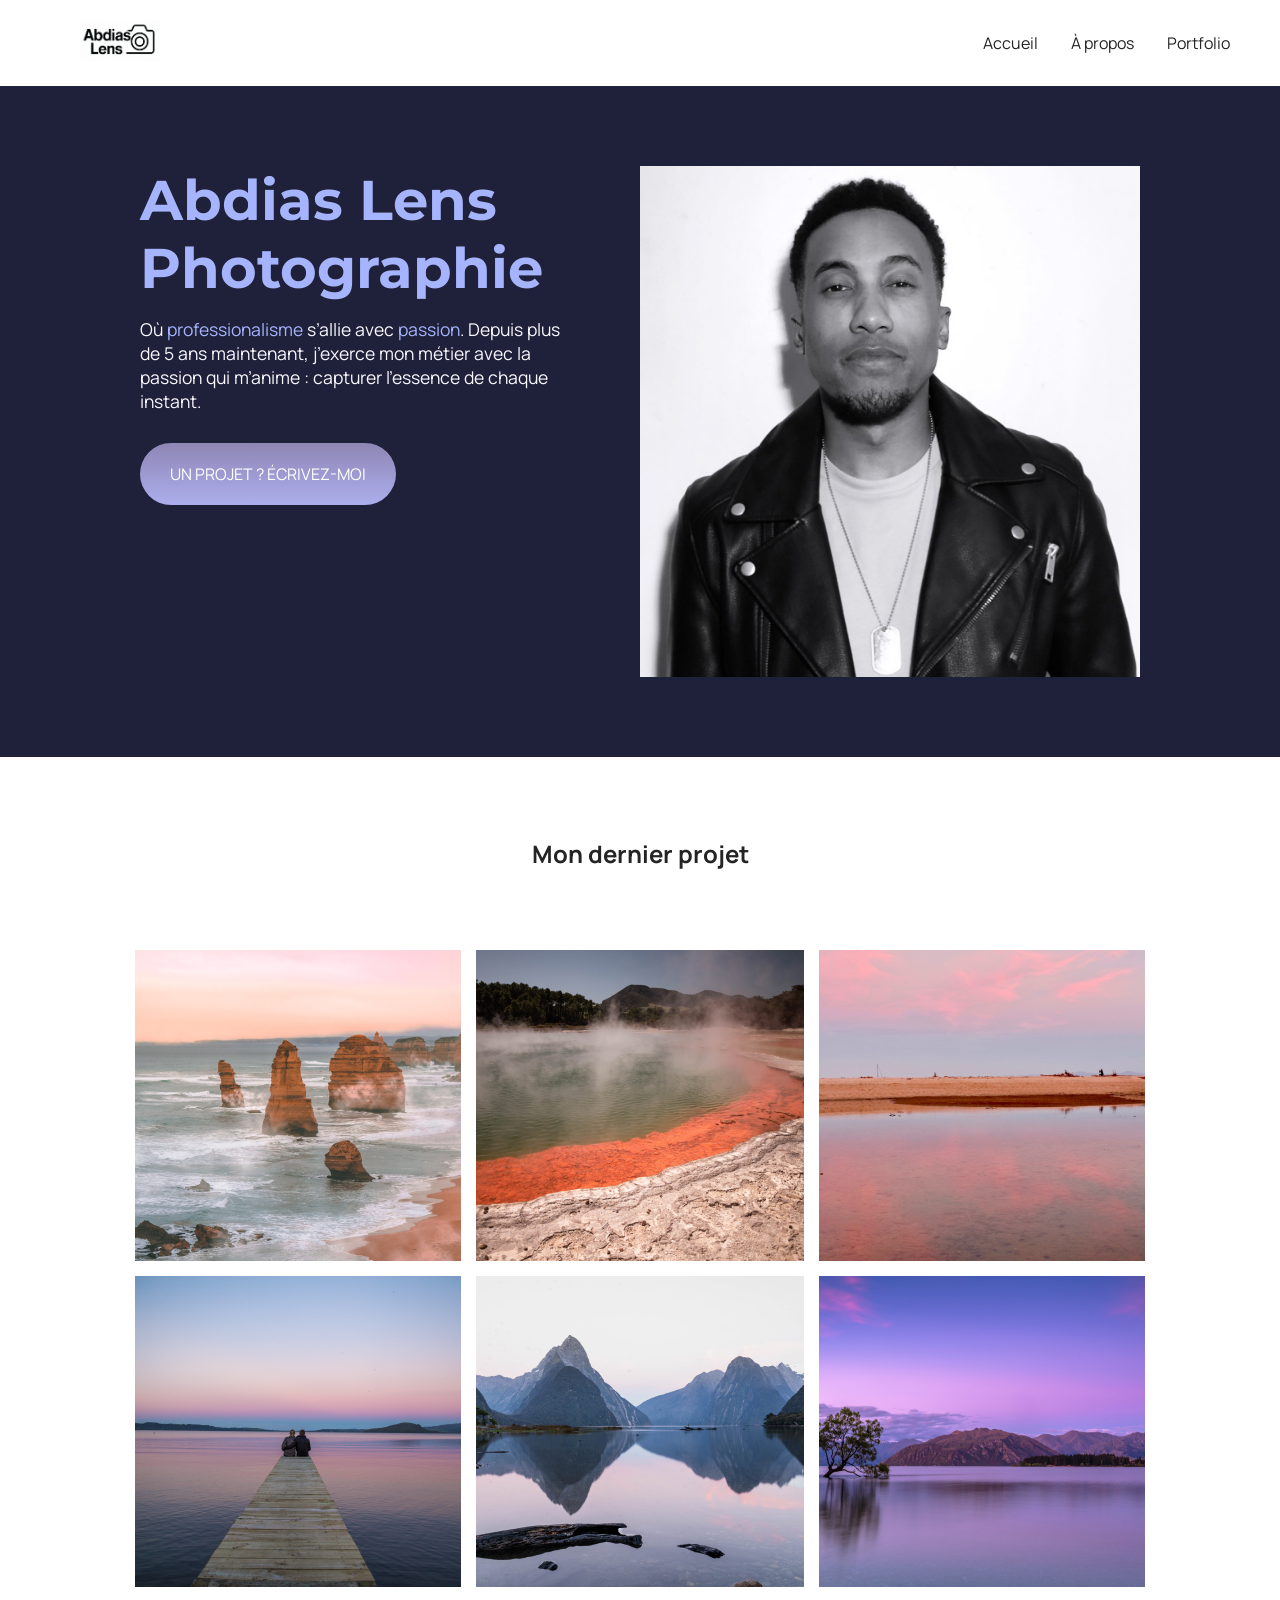
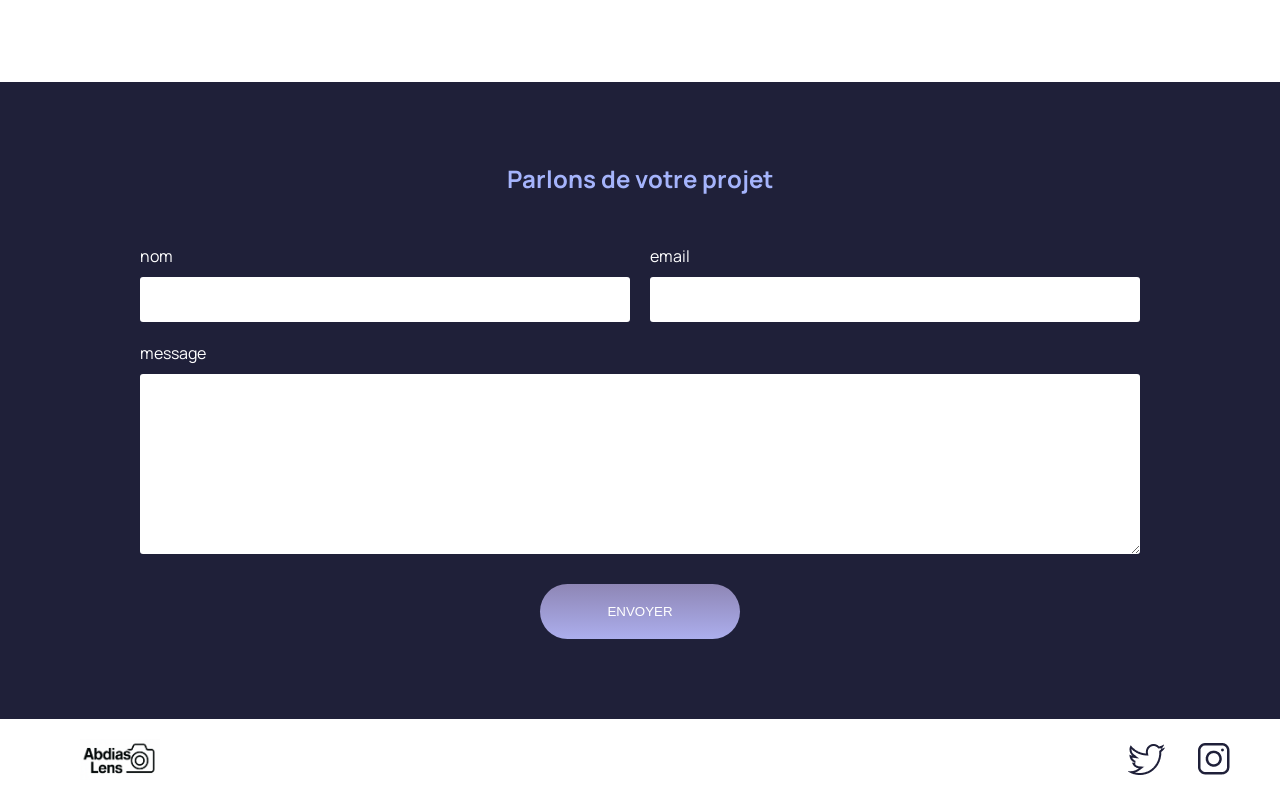
<file: html/index.html>
<!DOCTYPE html> <!-- version HTML5 -->
<html lang="fr"> <!-- Mettre la page en français -->

<head>
    <meta charset="utf-8" /> <!-- gère les accents et caractères spéciaux -->

    <title>Accueil - Abdias Lens Photographie</title> <!-- texte dans l’onglet -->

    <!-- fichiers CSS -->
    <link rel="stylesheet" href="/style/index.css"> 
    <link rel="stylesheet" href="/style/style.css"> 

    <!-- chargement plus rapide des polices -->
    <link rel="preconnect" href="https://fonts.googleapis.com">
    <link rel="preconnect" href="https://fonts.gstatic.com" crossorigin>

    <!-- import des polices utilisées -->
    <link href="https://fonts.googleapis.com/css2?family=Manrope&family=Montserrat&display=swap" rel="stylesheet">
</head>

<body>
    <!-- en-tête du site : HEADER -->
    <header>
        <nav>
            
            <a href="/html/index.html" class="lien-icone">
                <img src="/images/commun/logo.png" alt="Logo Abdias Lens"  width="80px"/>
            </a>

            <!-- menu de navigation -->
            <div>
                <a href="/html/index.html">Accueil</a>
                <a href="/html/a-propos.html">À propos</a>
                <a href="/html/portfolio.html">Portfolio</a>
            </div>
        </nav>
    </header>

    <!-- contenu principal -->
    <main>
        <!-- Premiere sectoin  -->
        <section class="accueil-introduction">
            <div>
                <h1>Abdias Lens Photographie</h1>
                <p>
                    Où <em>professionalisme</em> s’allie avec <em>passion</em>. Depuis
                    plus de 5 ans maintenant, j’exerce mon métier avec la passion
                    qui m’anime : capturer l’essence de chaque instant.
                </p>
                <!--UN PROJET  -->
                <a href="#contact" class="cta">UN PROJET ? ÉCRIVEZ-MOI</a>
            </div>

            <!-- image d'Adbias Raphael -->
            <img src="/images/index/Abdias_Raphael_Lens.png" alt="Portrait d'Abdias Raphael" width="500px" />
        </section>

        <!-- DEUXIEME SECTION -->
        <section class="accueil-photos">
            <h2>Mon dernier projet</h2>

            <!-- 1ère ligne de 3 photos -->
            <div>
                <img src="/images/index/element/element-1.png" alt="Twelve apostles - Australie" />
                <img src="/images/index/element/element-2.png" alt="Wai-O-Tapu - Nouvelle-Zélande" />
                <img src="/images/index/element/element-3.png" alt="Parc National d’Abel Tasman - Nouvelle-Zélande" />
            </div>

            <!-- 2ème ligne de 3 photos -->
            <div>
                <img src="/images/index/element/element-4.png" alt="Lac Rotorua - Nouvelle-Zélande" />
                <img src="/images/index/element/element-5.png" alt="Milford Sound - Nouvelle-Zélande" />
                <img src="/images/index/element/element-6.png" alt="Lac Wanaka - Nouvelle-Zélande" />
            </div>
        </section>

        <!-- section contact (formulaire) -->
        <section id="contact" class="section-contact">
            <h2>Parlons de votre projet</h2>

            <form method="get" action="">
                <!-- ligne avec nom + email -->
                <div class="form-nom-email">
                    <div class="form-column">
                        <label for="nom">nom</label>
                        <input type="text" name="nom" id="nom" />
                    </div>
                    <div class="form-column">
                        <label for="email">email</label>
                        <input type="e-mail" name="email" id="email" />
                    </div>
                </div>

                <!-- zone pour écrire un message -->
                <label for="message">message</label>
                <textarea name="message" id="message" rows="10"></textarea>

                <!-- bouton envoyer -->
                <input type="submit" value="ENVOYER" class="cta" />
            </form>
        </section>
    </main>

    <!-- bas de page -->
    <footer>
        <!-- logo en bas qui renvoie à l’accueil -->
        <a href="index.html" class="lien-icone">
            <img src="/images/commun/logo.png" alt="Logo Abdias Lens" width="80px" />
        </a>

        <!-- icônes des réseaux sociaux -->
        <div>
            <a target="_blank" href="https://twitter.com/" class="lien-icone">
                <img src="/images/commun/twitter.png" alt="Logo Twitter" />
            </a>
            <a target="_blank" href="https://www.instagram.com/" class="lien-icone">
                <img src="/images/commun/instagram.png" alt="Logo Instagram" />
            </a>
        </div>
    </footer>
</body>

</html>
</file>
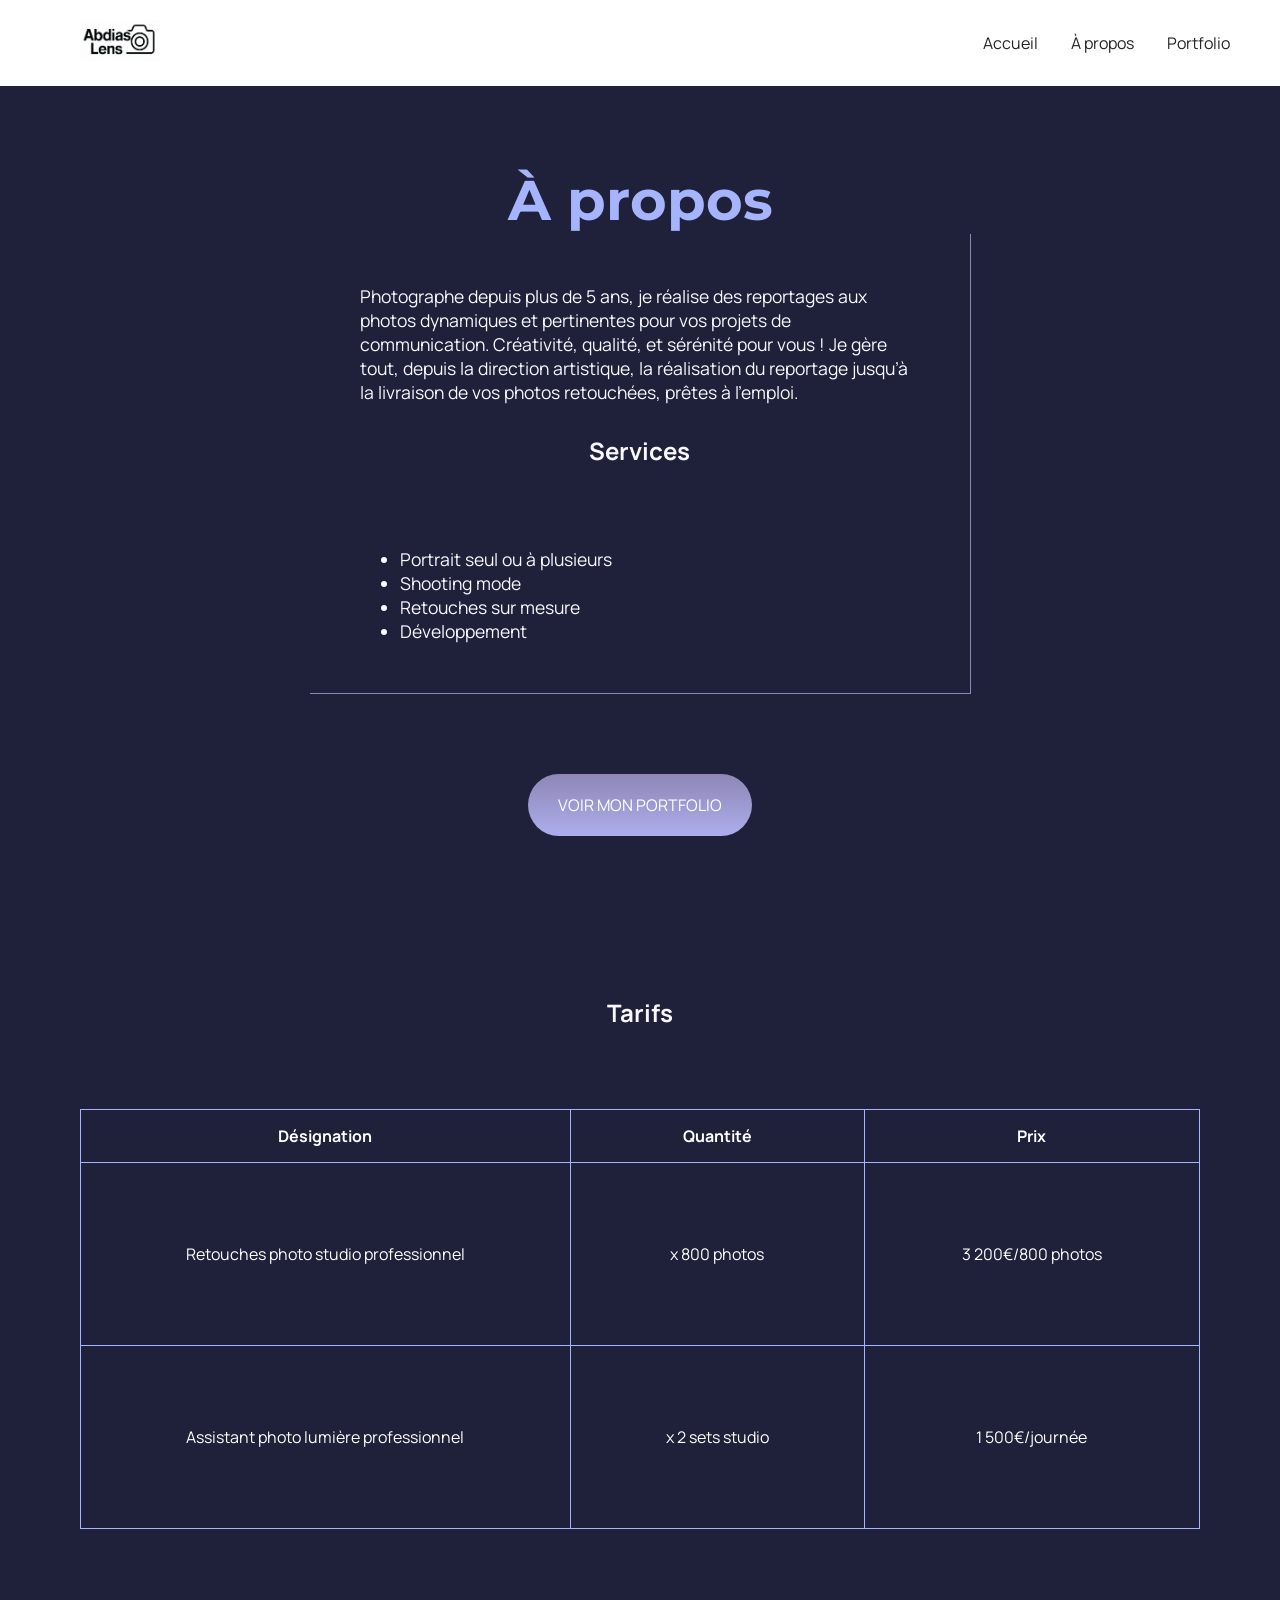
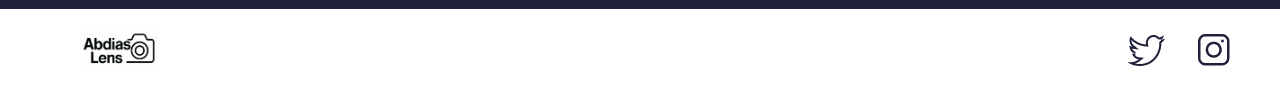
<file: html/a-propos.html>
<!DOCTYPE html> <!-- html5 -->
<html>

<head>
    <meta charset="utf-8" /> <!-- accents et caractères spéciaux ok -->

    <title>À propos - Robbie Lens Photographie</title> <!-- texte dans l’onglet -->

    <!-- feuilles de style -->
    <link href="/style/a-propos.css" rel="stylesheet" /> <!-- styles généraux -->
    <link href="/style/style.css" rel="stylesheet" /> <!-- styles spécifiques à cette page -->

    <!-- chargement rapide des polices -->
    <link rel="preconnect" href="https://fonts.googleapis.com">
    <link rel="preconnect" href="https://fonts.gstatic.com" crossorigin>

    <!-- import des polices -->
    <link href="https://fonts.googleapis.com/css2?family=Manrope&family=Montserrat&display=swap" rel="stylesheet">
</head>

<body>

    <!-- HEADER -->
    <header>
        <nav>
            <!-- logo qui renvoie à l’accueil -->
            <a href="index.html" class="lien-icone">
                <img src="/images/commun/logo.png" alt="Logo Abdias Lens" width="80px"/>
            </a>

            <!-- menu de navigation -->
            <div>
                <a href="/html/index.html">Accueil</a>
                <a href="/html/a-propos.html">À propos</a>
                <a href="/html/portfolio.html">Portfolio</a>
            </div>
        </nav>
    </header>

    <!-- MAIN -->
    <main class="a-propos-main">

        <!-- SECTION INTRO + SERVICES -->
        <section>
            <h1>À propos</h1>

            <!-- encadré avec texte + liste -->
            <div class="carre-contenu">
                <p>
                    Photographe depuis plus de 5 ans, je réalise des reportages aux photos dynamiques et pertinentes
                    pour vos projets de communication. Créativité, qualité, et sérénité pour vous ! Je gère tout, depuis
                    la direction artistique, la réalisation du reportage jusqu’à la livraison de vos photos retouchées,
                    prêtes à l’emploi.
                </p>

                <!-- sous-titre + liste de services -->
                <h2>Services</h2>
                <ul>
                    <li>Portrait seul ou à plusieurs</li>
                    <li>Shooting mode</li>
                    <li>Retouches sur mesure</li>
                    <li>Développement</li>
                </ul>
            </div>

            <!-- bouton vers le portfolio -->
            <div>
                <a href="portfolio.html" class="cta">VOIR MON PORTFOLIO</a>
            </div>
        </section>

        <!-- SECTION TARIFS -->
        <section class="section-tarifs">
            <h2>Tarifs</h2>

            <!-- tableau des prestations -->
            <table>
                <thead>
                    <tr>
                        <th>Désignation</th>
                        <th>Quantité</th>
                        <th>Prix</th>
                    </tr>
                </thead>
                <tbody>
                    <tr>
                        <td>Retouches photo studio professionnel</td>
                        <td>x 800 photos</td>
                        <td>3 200€/800 photos</td>
                    </tr>
                    <tr>
                        <td>Assistant photo lumière professionnel</td>
                        <td>x 2 sets studio</td>
                        <td>1 500€/journée</td>
                    </tr>
                </tbody>
            </table>
        </section>

    </main>

    <!-- FOOTER -->
    <footer>
        <!-- logo en bas (renvoie accueil) -->
        <a href="/html/index.html" class="lien-icone">
            <img src="/images/commun/logo.png" alt="Logo Abdias Lens" width="80px" />
        </a>

        <!-- icônes réseaux sociaux -->
        <div>
            <a target="_blank" href="https://twitter.com/" class="lien-icone">
                <img src="/images/commun/twitter.png" alt="Logo Twitter" />
            </a>
            <a target="_blank" href="https://www.instagram.com/" class="lien-icone">
                <img src="/images/commun/instagram.png" alt="Logo Instagram" />
            </a>
        </div>
    </footer>

</body>
</html>
</file>
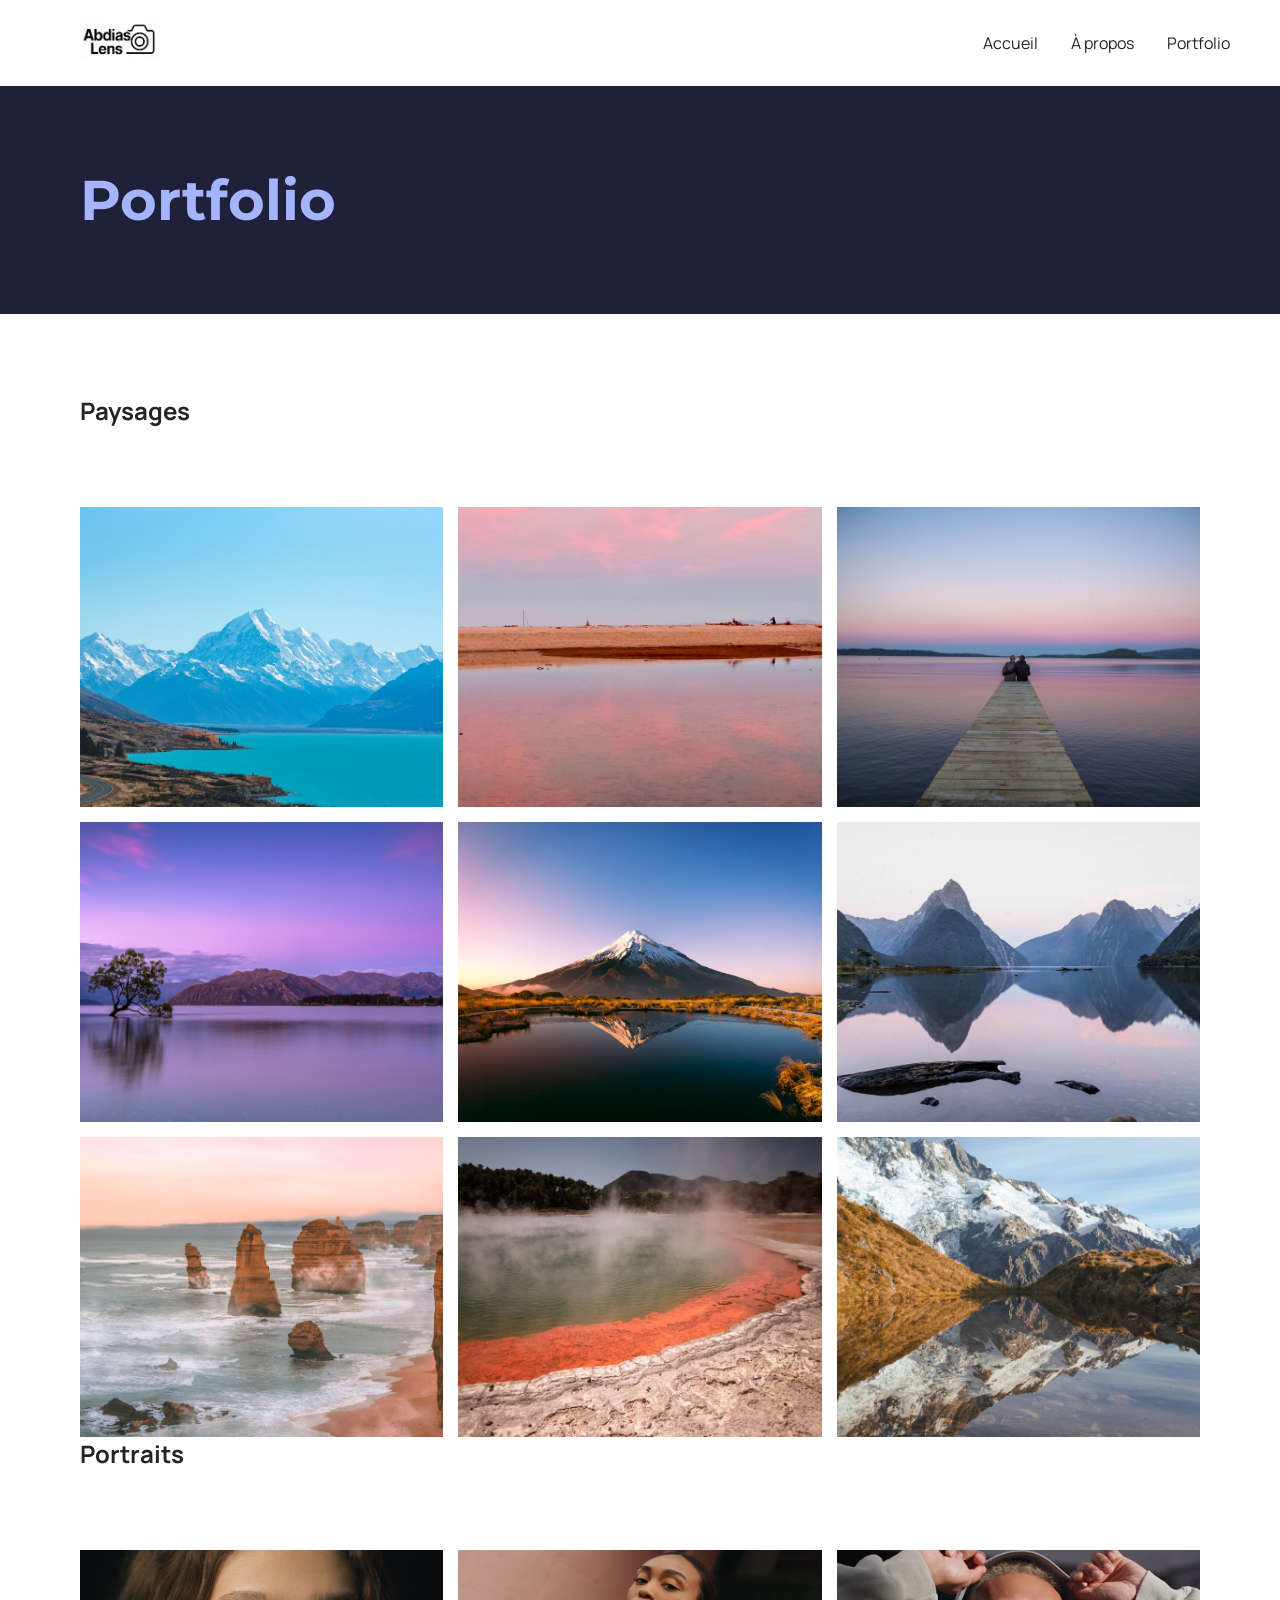
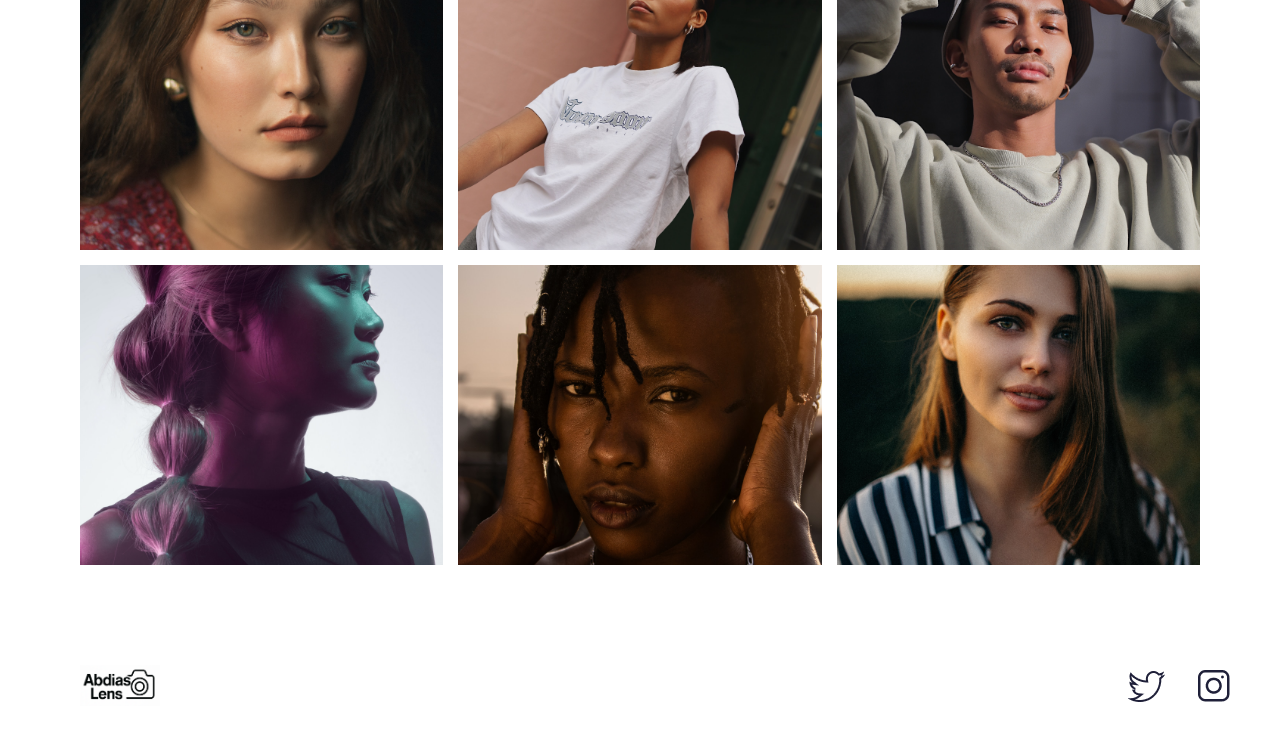
<file: html/portfolio.html>
<!DOCTYPE html> <!-- html5 -->
<html>

<head>
    <meta charset="utf-8" /> <!-- gère les accents -->

    <title>Portfolio - Robbie Lens Photographie</title> <!-- titre dans l’onglet -->

    <!-- feuilles de style -->
    <link href="/style/style.css" rel="stylesheet" />
    <link href="/style/portfolio.css" rel="stylesheet" />

    <!-- chargement rapide des polices -->
    <link rel="preconnect" href="https://fonts.googleapis.com">
    <link rel="preconnect" href="https://fonts.gstatic.com" crossorigin>

    <!-- polices utilisées -->
    <link href="https://fonts.googleapis.com/css2?family=Manrope&family=Montserrat&display=swap" rel="stylesheet">
</head>

<body>

    <!-- HEADER -->
    <header>
        <nav>
            <!-- logo qui ramène à l’accueil -->
            <a href="/html/index.html" class="lien-icone">
                <img src="/images/commun/logo.png" alt="Logo Abdias Lens" width="80px" />
            </a>

            <!-- menu de navigation -->
            <div>
                <a href="/html/index.html">Accueil</a>
                <a href="/html/a-propos.html">À propos</a>
                <a href="/html/portfolio.html">Portfolio</a>
            </div>
        </nav>
    </header>

    <!-- MAIN -->
    <main>

        <!-- TITRE DE PAGE -->
        <section>
            <h1>Portfolio</h1>
        </section>

        <!-- SECTION DES PHOTOS -->
        <section class="portfolio-section-photos">

            <!-- PAYSAGES -->
            <h2>Paysages</h2>
            <div class="grid-paysages">
                <!-- 9 photos de paysage -->
                <a href="/images/portfolio/paysage1.jpg" class="lien-conteneur-photo">
                    <img src="/images/portfolio/paysage1.jpg" alt="Mont Aoraki - Nouvelle-Zélande" />
                    <div class="photo-hover">Voir la photo</div>
                </a>
                <a href="/images/portfolio/paysage2.jpg" class="lien-conteneur-photo">
                    <img src="/images/portfolio/paysage2.jpg" alt="Parc National d’Abel Tasman - Nouvelle-Zélande" />
                    <div class="photo-hover">Voir la photo</div>
                </a>
                <a href="/images/portfolio/paysage3.jpg" class="lien-conteneur-photo">
                    <img src="/images/portfolio/paysage3.jpg" alt="Lac Rotorua - Nouvelle-Zélande" />
                    <div class="photo-hover">Voir la photo</div>
                </a>
                <a href="/images/portfolio/paysage4.jpg" class="lien-conteneur-photo">
                    <img src="/images/portfolio/paysage4.jpg" alt="Lac Wanaka - Nouvelle-Zélande" />
                    <div class="photo-hover">Voir la photo</div>
                </a>
                <a href="/images/portfolio/paysage5.jpg" class="lien-conteneur-photo">
                    <img src="/images/portfolio/paysage5.jpg" alt="Mont Taranaki - Nouvelle-Zélande" />
                    <div class="photo-hover">Voir la photo</div>
                </a>
                <a href="/images/portfolio/paysage6.jpg" class="lien-conteneur-photo">
                    <img src="/images/portfolio/paysage6.jpg" alt="Milford Sound - Nouvelle-Zélande" />
                    <div class="photo-hover">Voir la photo</div>
                </a>
                <a href="/images/portfolio/paysage7.jpg" class="lien-conteneur-photo">
                    <img src="/images/portfolio/paysage7.jpg" alt="Twelve Apostle - Australie" />
                    <div class="photo-hover">Voir la photo</div>
                </a>
                <a href="/images/portfolio/paysage8.jpg" class="lien-conteneur-photo">
                    <img src="/images/portfolio/paysage8.jpg" alt="Wai-O-Tapu - Nouvelle-Zélande" />
                    <div class="photo-hover">Voir la photo</div>
                </a>
                <a href="/images/portfolio/paysage9.jpg" class="lien-conteneur-photo">
                    <img src="/images/portfolio/paysage9.jpg" alt="Mont Cook - Nouvelle Zélande" />
                    <div class="photo-hover">Voir la photo</div>
                </a>
            </div>

            <!-- PORTRAITS -->
            <h2>Portraits</h2>
            <div class="grid-portraits">
                <!-- 6 portraits -->
                <a href="/images/portfolio/portrait1.jpg" class="lien-conteneur-photo">
                    <img src="/images/portfolio/portrait1.jpg" alt="Portrait jeune femme 1" />
                    <div class="photo-hover">Voir la photo</div>
                </a>
                <a href="/images/portfolio/portrait2.jpg" class="lien-conteneur-photo">
                    <img src="/images/portfolio/portrait2.jpg" alt="Portrait jeune femme 2" />
                    <div class="photo-hover">Voir la photo</div>
                </a>
                <a href="/images/portfolio/portrait3.jpg" class="lien-conteneur-photo">
                    <img src="/images/portfolio/portrait3.jpg" alt="Portrait jeune homme 3" />
                    <div class="photo-hover">Voir la photo</div>
                </a>
                <a href="/images/portfolio/portrait4.jpg" class="lien-conteneur-photo">
                    <img src="/images/portfolio/portrait4.jpg" alt="Portrait jeune femme 4" />
                    <div class="photo-hover">Voir la photo</div>
                </a>
                <a href="/images/portfolio/portrait5.jpg" class="lien-conteneur-photo">
                    <img src="/images/portfolio/portrait5.jpg" alt="Portrait jeune femme 5" />
                    <div class="photo-hover">Voir la photo</div>
                </a>
                <a href="/images/portfolio/portrait6.jpg" class="lien-conteneur-photo">
                    <img src="/images/portfolio/portrait6.jpg" alt="Portrait jeune femme 6" />
                    <div class="photo-hover">Voir la photo</div>
                </a>
            </div>

        </section>
    </main>

    <!-- FOOTER -->
    <footer>
        <!-- logo en bas -->
        <a href="/html/index.html" class="lien-icone">
            <img src="/images/commun/logo.png" alt="Logo Abdias Lens" width="80px" />
        </a>

        <!-- icônes réseaux sociaux -->
        <div>
            <a target="_blank" href="https://twitter.com/" class="lien-icone">
                <img src="/images/commun/twitter.png" alt="Logo Twitter" />
            </a>
            <a target="_blank" href="https://www.instagram.com/" class="lien-icone">
                <img src="/images/commun/instagram.png" alt="Logo Instagram" />
            </a>
        </div>
    </footer>

</body>
</html>
</file>
<file: style/index.css>
/* INTRO */

.accueil-introduction {
  display: flex;              /* texte à gauche, image à droite */
  flex-direction: row;
  max-width: 1000px;          /* largeur max centrée */
  align-items: flex-start;    /* tout en haut */
  margin: auto;
}

.accueil-introduction div {
  padding-right: 80px;        /* espace entre le texte et l’image */
}

.accueil-introduction h1 {
  margin-bottom: 15px;        /* espace sous le titre */
}

.accueil-introduction p {
  margin-bottom: 30px;        /* espace sous le texte */
}


/* PHOTOS */

.accueil-photos {
  background-color: white;    /* fond blanc */
  padding: 80px;              /* espace intérieur large */
}

.accueil-photos h2 {
  color: #242424;
  text-align: center;
  margin-bottom: 80px;
}

.accueil-photos div {
  display: flex;              /* images sur une ligne */
  flex-direction: row;
  gap: 15px;                  /* espace entre les images */
  justify-content: center;
  margin-bottom: 15px;
}


/* CONTACT */

.section-contact h2 {
  color: #a5b4fc;
  text-align: center;
  margin-bottom: 50px;
}

form {
  display: flex;
  flex-direction: column;
  max-width: 1000px;
  margin: auto;
  color: white;
}

.form-nom-email {
  display: flex;              /* nom + email sur une ligne */
  flex-direction: row;
  gap: 20px;
}

.form-column {
  flex: 1;
  display: flex;
  flex-direction: column;
  margin-bottom: 20px;
}

input,
textarea {
  padding: 15px;
  border-radius: 3px;
  border: none;
}

label {
  margin-bottom: 10px;
}

input[type='submit'] {
  width: 200px;
  margin: auto;
  margin-top: 30px;
}


/* RESPONSIVE */

@media screen and (max-width: 996px) {
  .accueil-introduction {
    flex-direction: column;       /* passe en vertical */
    align-items: center;
    justify-content: center;
  }

  .accueil-introduction div {
    padding-right: 0;
    text-align: center;
    order: 2;                     /* texte en dessous */
  }

  .accueil-introduction img {
    order: 1;                     /* image en haut */
    margin-bottom: 20px;
    width: 100%;
  }

  .accueil-photos {
    padding: 20px;
  }

  .accueil-photos div {
    flex-direction: column;       /* images en colonne */
  }

  .section-contact {
    padding: 50px 20px;
  }

  .form-nom-email {
    flex-direction: column;
    gap: 0;
  }
}
</file>
<file: style/style.css>
/* GÉNÉRAL */

* {
  margin: 0; /* supprime toutes les marges par défaut */
}

body {
  font-family: 'Manrope', sans-serif; /* police principale du site */
  font-size: 1em; /* taille de base */
  background-color: #1f2039; /* fond violet foncé */
}


/* TEXTE */

a {
  color: #242424; /* couleur des liens */
  text-decoration: none; /* pas de soulignement */
}

a:hover {
  text-decoration: underline; /* lien souligné au survol */
}

em {
  color: #a5b4fc; /* texte <em> devient bleu clair */
  font-style: normal; /* pas en italique */
}

h1 {
  font-size: 3.5em; /* très gros titre */
  color: #a5b4fc; /* couleur bleu clair */
  font-family: 'Montserrat', sans-serif; /* police différente */
}

h2 {
  color: #f9f8ff; /* blanc cassé */
}

p,
li {
  font-size: 1.1em; /* un peu plus grand que la normale */
  color: #f9f8ff; /* même couleur que h2 */
}


/* HEADER & FOOTER */

header,
footer {
  background-color: white; /* fond blanc */
  padding: 20px 50px; /* espace intérieur */
}

footer,
nav {
  display: flex; /* tout en ligne */
  flex-direction: row;
  align-items: center;
  justify-content: space-between; /* espace entre les blocs */
}

nav a {
  margin-left: 30px; /* espace entre les liens du menu */
}


/* SECTIONS */

section {
  padding: 80px; /* gros padding autour de chaque section */
}


/* BOUTONS ET ICÔNES */

.cta {
  display: inline-block;
  background: linear-gradient(#8e86b5, #acaeed); /* dégradé violet clair */
  color: white;
  border-radius: 50px;
  padding: 20px 30px;
}

.cta:hover {
  background: linear-gradient(#696484, #8788ba); /* dégradé plus foncé au survol */
  text-decoration: none;
}

.lien-icone {
  margin-left: 30px; /* décalage du logo ou icône */
}

.lien-icone:hover {
  opacity: 0.5; /* devient transparent au survol */
}


/* RESPONSIVE */

@media screen and (max-width: 996px) {
  header nav {
    flex-direction: column; /* menu vertical */
    align-items: center;
    justify-content: center;
  }

  header nav img {
    margin-bottom: 20px; /* espace sous le logo */
  }

  header,
  footer {
    padding: 20px 20px; /* padding réduit sur mobile */
  }

  h1 {
    font-size: 2em; /* titre plus petit sur mobile */
  }

  section {
    padding: 50px 20px 50px 20px; /* padding plus serré */
  }

  nav a {
    margin-left: 10px;
    margin-right: 10px; /* moins d’espace entre les liens */
  }
}
</file>
<file: style/a-propos.css>
/* CONTENU ENCADRÉ (TEXTE + SERVICES) */

.carre-contenu {
  border-right: 1px solid #8e86b5; /* bord droit violet clair */
  border-bottom: 1px solid #8e86b5; /* bord bas violet clair */
  padding: 50px; /* espace intérieur */
  width: 50%; /* largeur réduite */
  margin: auto; /* centré */
  margin-bottom: 80px; /* espace sous le bloc */
}

.carre-contenu h2 {
  margin-top: 30px; /* espace au-dessus du sous-titre */
}

.carre-contenu ul {
  margin-top: 30px; /* espace au-dessus de la liste */
}

.carre-contenu + div {
  text-align: center; /* bouton centré */
}


/* MAIN */

.a-propos-main {
  margin: auto; /* centré horizontalement */
}


/* TABLEAU DES TARIFS */

table {
  color: white;
  text-align: center;
  width: 100%; /* prend toute la largeur */
  border-collapse: collapse; /* pas d’espace entre les bordures */
}

td,
th {
  padding: 15px;
  border: 1px solid #a5b4fc; /* contour bleu clair */
}

td {
  padding: 80px; /* plus grand padding dans les cellules */
}


/* TITRES */

h2 {
  margin-bottom: 80px;
}

h1,
h2 {
  text-align: center;
}


/* RESPONSIVE */

@media screen and (max-width: 996px) {
  .section-tarifs {
    display: none; /* on masque la partie tarifs sur mobile */
  }
}
</file>
<file: style/portfolio.css>
/* PHOTOS */

.portfolio-section-photos {
  background-color: white; /* fond blanc pour trancher avec le fond du site */
}

.portfolio-section-photos h2 {
  color: #242424;
  margin-bottom: 80px;
}


/* GRILLE PAYSAGES */

.grid-paysages {
  display: grid;
  grid-template-columns: 1fr 1fr 1fr; /* 3 colonnes */
  grid-template-rows: 300px 300px 300px; /* 3 lignes de hauteur fixe */
  gap: 15px; /* espace entre les blocs */
}


/* GRILLE PORTRAITS */

.grid-portraits {
  display: grid;
  grid-template-columns: 1fr 1fr 1fr; /* 3 colonnes */
  grid-template-rows: 300px 300px; /* 2 lignes */
  gap: 15px;
}


/* IMAGES DANS LES GRILLES */

.grid-paysages img,
.grid-portraits img {
  width: 100%; /* prend toute la largeur du bloc */
  height: 100%; /* prend toute la hauteur */
  object-fit: cover; /* zoom sans déformer */
}


/* EFFET HOVER */

.lien-conteneur-photo {
  position: relative; /* position de référence pour le bloc .photo-hover */
}

.photo-hover {
  position: absolute; /* prend toute la place du bloc image */
  top: 0;
  left: 0;
  right: 0;
  bottom: 0;

  display: flex; /* contenu centré */
  align-items: center;
  justify-content: center;

  font-size: 1.5em;
  color: white;
  background-color: rgba(0, 0, 0, 0.7); /* fond noir transparent */
  display: none; /* invisible au départ */
}

.lien-conteneur-photo:hover .photo-hover {
  display: flex; /* apparaît quand on survole */
}


/* RESPONSIVE */

@media screen and (max-width: 996px) {
  .grid-paysages {
    grid-template-columns: 1fr; /* une seule colonne */
    gap: 15px;
  }

  .grid-portraits {
    grid-template-columns: 1fr; /* une seule colonne */
    gap: 15px;
  }
}
</file>
